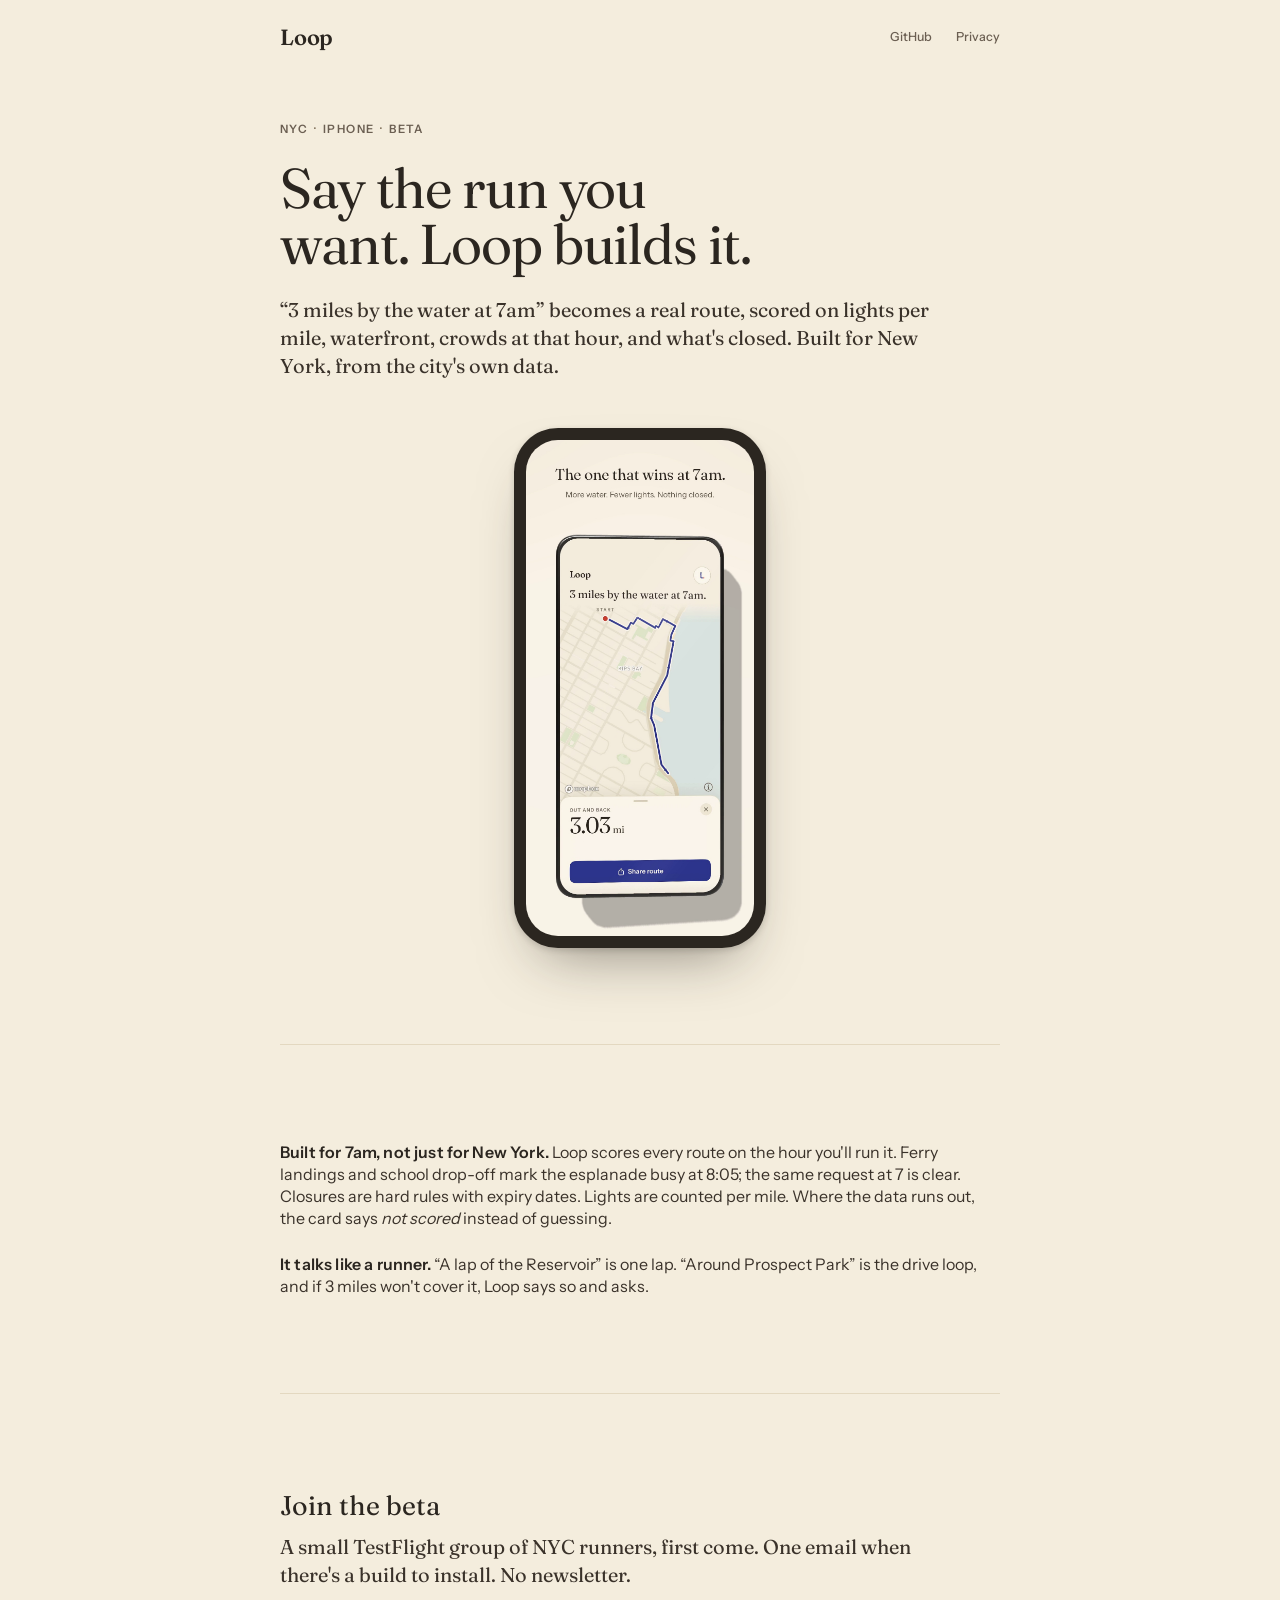
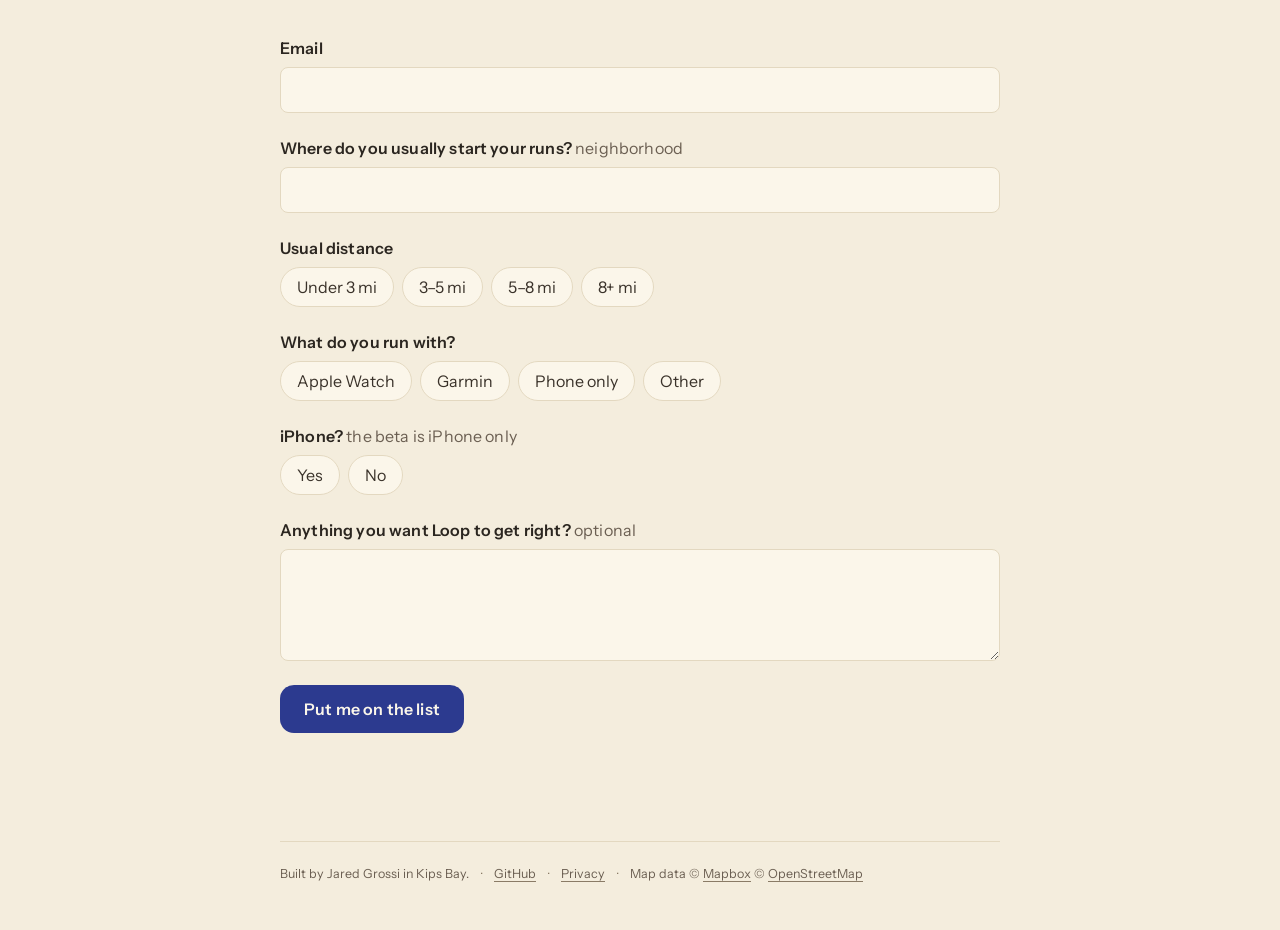
<file: index.html>
<!doctype html>
<html lang="en">
<head>
  <meta charset="utf-8">
  <meta name="viewport" content="width=device-width, initial-scale=1">
  <title>Loop — Say the run you want. Loop builds it.</title>
  <meta name="description" content="Loop turns a sentence like “3 miles by the water at 7am” into a real NYC running route, scored on lights per mile, waterfront, crowds at that hour, and what's closed. iPhone beta.">
  <meta property="og:title" content="Loop — Say the run you want. Loop builds it.">
  <meta property="og:description" content="A sentence becomes a real NYC running route, scored on lights, waterfront, crowds at that hour, and what's closed. Join the iPhone beta.">
  <meta property="og:image" content="assets/thumb-ink-card.png">
  <meta name="theme-color" content="#F4EDDD" media="(prefers-color-scheme: light)">
  <meta name="theme-color" content="#1C1915" media="(prefers-color-scheme: dark)">
  <link rel="preload" href="assets/fonts/Fraunces.woff2" as="font" type="font/woff2" crossorigin>
  <link rel="preload" href="assets/fonts/InstrumentSans.woff2" as="font" type="font/woff2" crossorigin>
  <link rel="stylesheet" href="assets/site.css">
</head>
<body>
  <header class="wrap top">
    <a class="wordmark" href="./">Loop</a>
    <nav aria-label="Site">
      <a href="https://github.com/jaredjgrossi/project_loop">GitHub</a>
      <a href="privacy/">Privacy</a>
    </nav>
  </header>

  <main class="wrap">
    <section class="section first">
      <div class="arrive">
        <p class="eyebrow">NYC<span class="dot">·</span>iPhone<span class="dot">·</span>beta</p>
        <h1>Say the run you want. Loop builds it.</h1>
        <p class="sub"><q>3 miles by the water at 7am</q> becomes a real route, scored on lights per mile, waterfront, crowds at that hour, and what's closed. Built for New York, from the city's own data.</p>
      </div>
      <div class="device">
        <div class="screen">
          <video id="build" autoplay muted loop playsinline poster="assets/thumb-ink-card.png" preload="metadata" aria-label="The build moment: a route is drawn on the map as the sentence is read">
            <source src="assets/loop-build-moment.mp4" type="video/mp4">
          </video>
        </div>
      </div>
    </section>

    <section class="section why">
      <p><strong>Built for 7am, not just for New York.</strong> Loop scores every route on the hour you'll run it. Ferry landings and school drop-off mark the esplanade busy at 8:05; the same request at 7 is clear. Closures are hard rules with expiry dates. Lights are counted per mile. Where the data runs out, the card says <em>not scored</em> instead of guessing.</p>
      <p><strong>It talks like a runner.</strong> <q>A lap of the Reservoir</q> is one lap. <q>Around Prospect Park</q> is the drive loop, and if 3 miles won't cover it, Loop says so and asks.</p>
    </section>

    <section class="section" id="join">
      <h2>Join the beta</h2>
      <p class="intro">A small TestFlight group of NYC runners, first come. One email when there's a build to install. No newsletter.</p>

      <form id="waitlist" novalidate>
        <div class="field">
          <label for="email">Email</label>
          <input class="input" id="email" name="email" type="email" autocomplete="email" inputmode="email" required>
        </div>
        <div class="field">
          <label for="start">Where do you usually start your runs? <span class="hint">neighborhood</span></label>
          <input class="input" id="start" name="start" type="text" autocomplete="off" required>
        </div>
        <fieldset class="field">
          <legend class="legend">Usual distance</legend>
          <div class="pills">
            <label class="pill"><input type="radio" name="distance" value="071f73ad-05ea-400b-b0c2-31b0358b01a8" required><span>Under 3 mi</span></label>
            <label class="pill"><input type="radio" name="distance" value="1d563f4c-77c6-47d6-82d0-19d6a034eb11"><span>3–5 mi</span></label>
            <label class="pill"><input type="radio" name="distance" value="ba9ef86c-fa9c-43fa-8e22-d0b7f85590bd"><span>5–8 mi</span></label>
            <label class="pill"><input type="radio" name="distance" value="8c0da2a1-8f24-45b6-8f08-bf7eb371d1b8"><span>8+ mi</span></label>
          </div>
        </fieldset>
        <fieldset class="field">
          <legend class="legend">What do you run with?</legend>
          <div class="pills">
            <label class="pill"><input type="radio" name="device" value="fd2306bb-5f47-4096-acc5-8056a988d084" required><span>Apple Watch</span></label>
            <label class="pill"><input type="radio" name="device" value="d9ddb339-a405-4258-a83e-3020297ef18a"><span>Garmin</span></label>
            <label class="pill"><input type="radio" name="device" value="ad7095cd-4840-4aa9-a91a-b2c4e5ba44a0"><span>Phone only</span></label>
            <label class="pill"><input type="radio" name="device" value="b81b5cf3-3de8-4ebe-9965-bfb66ade784e"><span>Other</span></label>
          </div>
        </fieldset>
        <fieldset class="field">
          <legend class="legend">iPhone? <span class="hint">the beta is iPhone only</span></legend>
          <div class="pills">
            <label class="pill"><input type="radio" name="iphone" value="734c1e92-aacd-4483-b415-0fc64dcf4ec9" required><span>Yes</span></label>
            <label class="pill"><input type="radio" name="iphone" value="ecc1bac4-b084-4cb6-9c6b-a1006e3006ca"><span>No</span></label>
          </div>
        </fieldset>
        <div class="field">
          <label for="wants">Anything you want Loop to get right? <span class="hint">optional</span></label>
          <textarea class="input" id="wants" name="wants" rows="4"></textarea>
        </div>
        <button class="button" type="submit">Put me on the list</button>
        <p class="note" id="status" aria-live="polite"></p>
      </form>
      <p class="done" id="done" hidden>You're on it. I'll be in touch when the first build is ready. Until then, the code and every decision behind it are on <a href="https://github.com/jaredjgrossi/project_loop">GitHub</a>.</p>
    </section>
  </main>

  <footer class="wrap">
    <div class="row">
      <span>Built by Jared Grossi in Kips Bay.</span>
      <span class="sep">·</span><a href="https://github.com/jaredjgrossi/project_loop">GitHub</a>
      <span class="sep">·</span><a href="privacy/">Privacy</a>
      <span class="sep">·</span><span>Map data © <a href="https://www.mapbox.com/about/maps/">Mapbox</a> © <a href="https://www.openstreetmap.org/copyright">OpenStreetMap</a></span>
    </div>
  </footer>

  <script>
    // Respect reduced motion: show the poster instead of a looping video.
    if (window.matchMedia("(prefers-reduced-motion: reduce)").matches) {
      var v = document.getElementById("build"); v.removeAttribute("autoplay"); v.pause(); v.load();
    }
  </script>
  <script src="assets/form.js" defer></script>
</body>
</html>
</file>
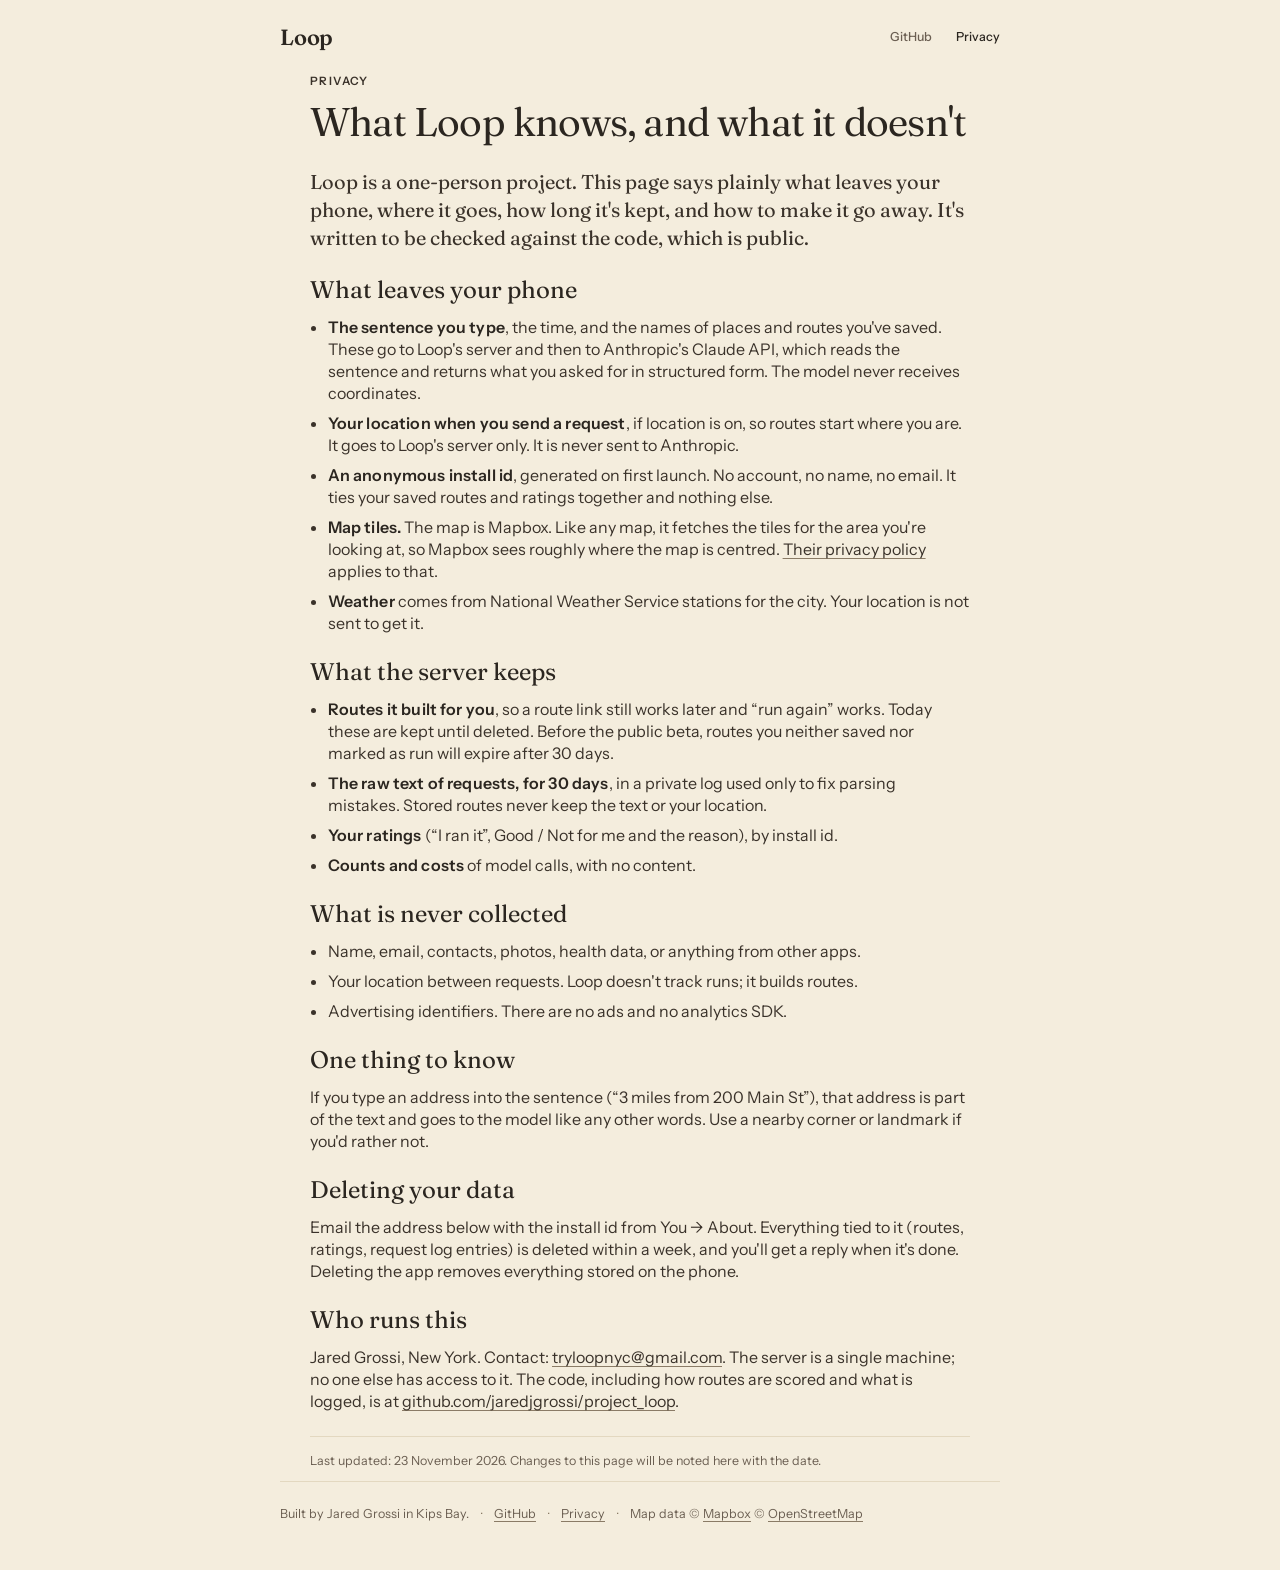
<file: privacy/index.html>
<!doctype html>
<html lang="en">
<head>
  <meta charset="utf-8">
  <meta name="viewport" content="width=device-width, initial-scale=1">
  <title>Loop — What Loop knows, and what it doesn't</title>
  <meta name="description" content="What leaves your phone when you use Loop, where it goes, how long it's kept, and how to make it go away.">
  <meta name="theme-color" content="#F4EDDD" media="(prefers-color-scheme: light)">
  <meta name="theme-color" content="#1C1915" media="(prefers-color-scheme: dark)">
  <link rel="preload" href="../assets/fonts/Fraunces.woff2" as="font" type="font/woff2" crossorigin>
  <link rel="preload" href="../assets/fonts/InstrumentSans.woff2" as="font" type="font/woff2" crossorigin>
  <link rel="stylesheet" href="../assets/site.css">
</head>
<body>
  <header class="wrap top">
    <a class="wordmark" href="../">Loop</a>
    <nav aria-label="Site">
      <a href="https://github.com/jaredjgrossi/project_loop">GitHub</a>
      <a href="./" aria-current="page">Privacy</a>
    </nav>
  </header>

  <main class="wrap prose">
    <p class="eyebrow">Privacy</p>
    <h1>What Loop knows, and what it doesn't</h1>
    <p class="intro">Loop is a one-person project. This page says plainly what leaves your phone, where it goes, how long it's kept, and how to make it go away. It's written to be checked against the code, which is public.</p>

    <h2>What leaves your phone</h2>
    <ul>
      <li><strong>The sentence you type</strong>, the time, and the names of places and routes you've saved. These go to Loop's server and then to Anthropic's Claude API, which reads the sentence and returns what you asked for in structured form. The model never receives coordinates.</li>
      <li><strong>Your location when you send a request</strong>, if location is on, so routes start where you are. It goes to Loop's server only. It is never sent to Anthropic.</li>
      <li><strong>An anonymous install id</strong>, generated on first launch. No account, no name, no email. It ties your saved routes and ratings together and nothing else.</li>
      <li><strong>Map tiles.</strong> The map is Mapbox. Like any map, it fetches the tiles for the area you're looking at, so Mapbox sees roughly where the map is centred. <a href="https://www.mapbox.com/legal/privacy">Their privacy policy</a> applies to that.</li>
      <li><strong>Weather</strong> comes from National Weather Service stations for the city. Your location is not sent to get it.</li>
    </ul>

    <h2>What the server keeps</h2>
    <ul>
      <li><strong>Routes it built for you</strong>, so a route link still works later and “run again” works. Today these are kept until deleted. Before the public beta, routes you neither saved nor marked as run will expire after 30 days.</li>
      <li><strong>The raw text of requests, for 30 days</strong>, in a private log used only to fix parsing mistakes. Stored routes never keep the text or your location.</li>
      <li><strong>Your ratings</strong> (“I ran it”, Good / Not for me and the reason), by install id.</li>
      <li><strong>Counts and costs</strong> of model calls, with no content.</li>
    </ul>

    <h2>What is never collected</h2>
    <ul>
      <li>Name, email, contacts, photos, health data, or anything from other apps.</li>
      <li>Your location between requests. Loop doesn't track runs; it builds routes.</li>
      <li>Advertising identifiers. There are no ads and no analytics SDK.</li>
    </ul>

    <h2>One thing to know</h2>
    <p>If you type an address into the sentence (“3 miles from 200 Main St”), that address is part of the text and goes to the model like any other words. Use a nearby corner or landmark if you'd rather not.</p>

    <h2>Deleting your data</h2>
    <p>Email the address below with the install id from <span class="path">You → About</span>. Everything tied to it (routes, ratings, request log entries) is deleted within a week, and you'll get a reply when it's done. Deleting the app removes everything stored on the phone.</p>

    <h2>Who runs this</h2>
    <p>Jared Grossi, New York. Contact: <a href="mailto:tryloopnyc@gmail.com">tryloopnyc@gmail.com</a>. The server is a single machine; no one else has access to it. The code, including how routes are scored and what is logged, is at <a href="https://github.com/jaredjgrossi/project_loop">github.com/jaredjgrossi/project_loop</a>.</p>

    <p class="updated"><em>Last updated: <time datetime="2026-11-23">23 November 2026</time>. Changes to this page will be noted here with the date.</em></p>
  </main>

  <footer class="wrap">
    <div class="row">
      <span>Built by Jared Grossi in Kips Bay.</span>
      <span class="sep">·</span><a href="https://github.com/jaredjgrossi/project_loop">GitHub</a>
      <span class="sep">·</span><a href="./" aria-current="page">Privacy</a>
      <span class="sep">·</span><span>Map data © <a href="https://www.mapbox.com/about/maps/">Mapbox</a> © <a href="https://www.openstreetmap.org/copyright">OpenStreetMap</a></span>
    </div>
  </footer>
</body>
</html>
</file>
<file: assets/site.css>
/* Loop site. One centred column, 720 px at most. Tokens are the app's (ios/Loop/Design/Colors.swift and
   Typography.swift on main): Paper by default, Night when the system asks for dark. Spacing: 24 / 48 / 96. */

@font-face {
  font-family: "Fraunces";
  src: url("fonts/Fraunces.woff2") format("woff2");
  font-weight: 100 900;
  font-display: swap;
}
@font-face {
  font-family: "Instrument Sans";
  src: url("fonts/InstrumentSans.woff2") format("woff2");
  font-weight: 400 700;
  font-display: swap;
}

:root {
  color-scheme: light dark;
  --paper: #F4EDDD;          /* mapLand */
  --sheet: #FBF6EA;          /* surfaceSheet */
  --sunken: #EFE6D2;         /* surfaceSunken */
  --hairline: #E3D8C0;       /* lineHairline */
  --control: #8A7B66;        /* lineControl */
  --ink: #2B2620;
  --ink-soft: #3A322A;
  --ink-muted: #6B5F52;
  --action: #2C3A8F;
  --on-action: #FBF6EA;
  --accent: #D2492A;         /* accentStart */
  --alert: #B23A1B;
  --focus: #2C3A8F;

  --s1: 24px; --s2: 48px; --s3: 96px;
  --r-input: 8px; --r-button: 14px; --r-screen: 32px; --r-device: 44px;

  --serif: "Fraunces", "Iowan Old Style", Georgia, serif;
  --sans: "Instrument Sans", system-ui, -apple-system, "Helvetica Neue", sans-serif;
  --ease: cubic-bezier(0.2, 0, 0, 1);
}
@media (prefers-color-scheme: dark) {
  :root {
    --paper: #1C1915;
    --sheet: #26221C;
    --sunken: #2F2A23;
    --hairline: #3A342B;
    --control: #8F8470;
    --ink: #F1E9DA;
    --ink-soft: #DDD3C0;
    --ink-muted: #B3A793;
    --action: #9AA8F0;
    --on-action: #14182E;
    --accent: #F0764F;
    --alert: #FF8A66;
    --focus: #9AA8F0;
  }
}

* { box-sizing: border-box; }
html { -webkit-text-size-adjust: 100%; }
body {
  margin: 0;
  background: var(--paper);
  color: var(--ink);
  font-family: var(--sans);
  font-size: 16px;
  line-height: 22px;
  font-weight: 400;
}
a { color: inherit; text-decoration-color: var(--control); text-underline-offset: 3px; }
a:hover { text-decoration-color: var(--ink); }
:focus-visible { outline: 2px solid var(--focus); outline-offset: 3px; border-radius: 3px; }

.wrap { width: min(100% - 2 * var(--s1), 720px); margin-inline: auto; }

/* Fraunces, as the app sets it: optical size follows the point size, SOFT and WONK off. */
h1, h2, .sub, .wordmark, .intro {
  font-family: var(--serif);
  font-optical-sizing: auto;
  font-variation-settings: "SOFT" 0, "WONK" 0;
}

/* Sections stack in one column; a hairline rule between them. */
.section { padding: var(--s2) 0; border-top: 1px solid var(--hairline); }
@media (min-width: 720px) { .section { padding: var(--s3) 0; } }
.section.first { border-top: 0; padding-top: var(--s1); }
@media (min-width: 720px) { .section.first { padding-top: var(--s2); } }

/* Header */
.top { display: flex; align-items: center; justify-content: space-between; padding: var(--s1) 0; }
.wordmark { font-size: 22px; line-height: 26px; font-weight: 600; letter-spacing: -0.01em; text-decoration: none; }
.top nav { display: flex; gap: var(--s1); }
.top nav a { font-size: 12.5px; line-height: 16px; font-weight: 500; color: var(--ink-muted); text-decoration: none; }
.top nav a:hover, .top nav a[aria-current] { color: var(--ink); }

.eyebrow {
  font-size: 11.5px; line-height: 14px; font-weight: 600;
  letter-spacing: 0.12em; text-transform: uppercase;
  color: var(--ink-muted);
  margin: 0 0 var(--s1);
}
.eyebrow .dot { margin: 0 0.5em; color: var(--control); }

h1 {
  font-size: 40px; line-height: 42px; font-weight: 380; letter-spacing: -0.02em;
  margin: 0 0 var(--s1); text-wrap: balance;
}
@media (min-width: 600px) { h1 { font-size: 56px; line-height: 56px; } }
.sub { font-size: 20px; line-height: 28px; font-weight: 400; color: var(--ink-soft); margin: 0; max-width: 34em; }
q { quotes: "\201C" "\201D"; }

/* The phone as a device: ink bezel, rounded screen, soft shadow, about 520 px tall, centred. */
.device {
  margin: var(--s2) auto 0;
  width: 252px;
  padding: 12px;
  background: var(--ink);
  border-radius: var(--r-device);
  box-shadow: 0 30px 60px -28px rgba(43, 38, 32, 0.55), 0 2px 6px rgba(43, 38, 32, 0.18);
}
.device .screen {
  aspect-ratio: 600 / 1304;   /* 228 × 496: the device is 520 px tall */
  border-radius: var(--r-screen);
  overflow: hidden;
  background: var(--sunken);
}
.device video { display: block; width: 100%; height: 100%; object-fit: cover; }

/* Two paragraphs */
.why p { margin: 0 0 var(--s1); color: var(--ink-soft); }
.why p:last-child { margin-bottom: 0; }
.why strong { color: var(--ink); font-weight: 600; letter-spacing: 0.01em; }

/* Form */
h2 { font-size: 27px; line-height: 31px; font-weight: 400; margin: 0 0 12px; }
.intro { font-size: 20px; line-height: 28px; color: var(--ink-soft); margin: 0 0 var(--s2); max-width: 34em; }
.field { margin: 0 0 var(--s1); }
.field > label, .field > .legend {
  display: block; font-weight: 600; letter-spacing: 0.01em; margin: 0 0 8px; padding: 0;
}
.field .hint { font-weight: 400; color: var(--ink-muted); }
fieldset.field { border: 0; min-width: 0; padding: 0; margin: 0 0 var(--s1); }
.input {
  display: block; width: 100%;
  font: inherit; color: var(--ink);
  background: var(--sheet);
  border: 1px solid var(--hairline);
  border-radius: var(--r-input);
  padding: 11px 12px;
  min-height: 44px;
}
.input::placeholder { color: var(--ink-muted); }
.input:focus { outline: 2px solid var(--focus); outline-offset: 0; border-color: transparent; }
textarea.input { min-height: 110px; resize: vertical; }
.pills { display: flex; flex-wrap: wrap; gap: 8px; }
.pill { position: relative; }
.pill input { position: absolute; inset: 0; opacity: 0; margin: 0; cursor: pointer; }
.pill span {
  display: inline-flex; align-items: center; min-height: 40px; padding: 0 16px;
  background: var(--sheet); border: 1px solid var(--hairline); border-radius: 999px;
  color: var(--ink-soft); transition: background 200ms var(--ease), color 200ms var(--ease), border-color 200ms var(--ease);
}
.pill input:checked + span { background: var(--ink); border-color: var(--ink); color: var(--paper); }
.pill input:focus-visible + span { outline: 2px solid var(--focus); outline-offset: 2px; }
.button {
  font: inherit; font-weight: 600; letter-spacing: 0.01em;
  color: var(--on-action); background: var(--action);
  border: 0; border-radius: var(--r-button);
  min-height: 48px; padding: 0 var(--s1);
  cursor: pointer;
}
.button:disabled { opacity: 0.6; cursor: default; }
.note { margin: 12px 0 0; font-size: 12.5px; line-height: 16px; color: var(--ink-muted); }
.error { color: var(--alert); }
.done { font-family: var(--serif); font-optical-sizing: auto; font-variation-settings: "SOFT" 0, "WONK" 0; font-size: 20px; line-height: 28px; color: var(--ink-soft); margin: 0; max-width: 34em; }

/* Privacy */
.prose { max-width: 660px; }
.prose h1 { font-size: 40px; line-height: 44px; }
.prose .intro { margin-bottom: var(--s1); }
.prose h2 { font-size: 24px; line-height: 28px; margin: var(--s1) 0 12px; }
.prose p, .prose li { color: var(--ink-soft); }
.prose p { margin: 0 0 12px; }
.prose ul { margin: 0 0 16px; padding-left: 1.1em; }
.prose li { margin: 0 0 8px; }
.prose li strong { color: var(--ink); font-weight: 600; letter-spacing: 0.01em; }
.prose .updated { margin-top: var(--s1); padding-top: 16px; border-top: 1px solid var(--hairline); font-size: 12.5px; line-height: 16px; color: var(--ink-muted); }
.prose .updated em { font-style: normal; }
.prose .path { white-space: nowrap; }

/* Footer */
footer { border-top: 1px solid var(--hairline); padding: var(--s1) 0 var(--s2); font-size: 12.5px; line-height: 16px; color: var(--ink-muted); }
footer .row { display: flex; flex-wrap: wrap; gap: 8px 12px; align-items: baseline; }
footer a { color: var(--ink-muted); }
footer .sep { color: var(--control); }

@media (prefers-reduced-motion: no-preference) {
  .arrive { animation: arrive 200ms var(--ease) both; }
  @keyframes arrive { from { opacity: 0; transform: translateY(6px); } to { opacity: 1; transform: none; } }
}
</file>
